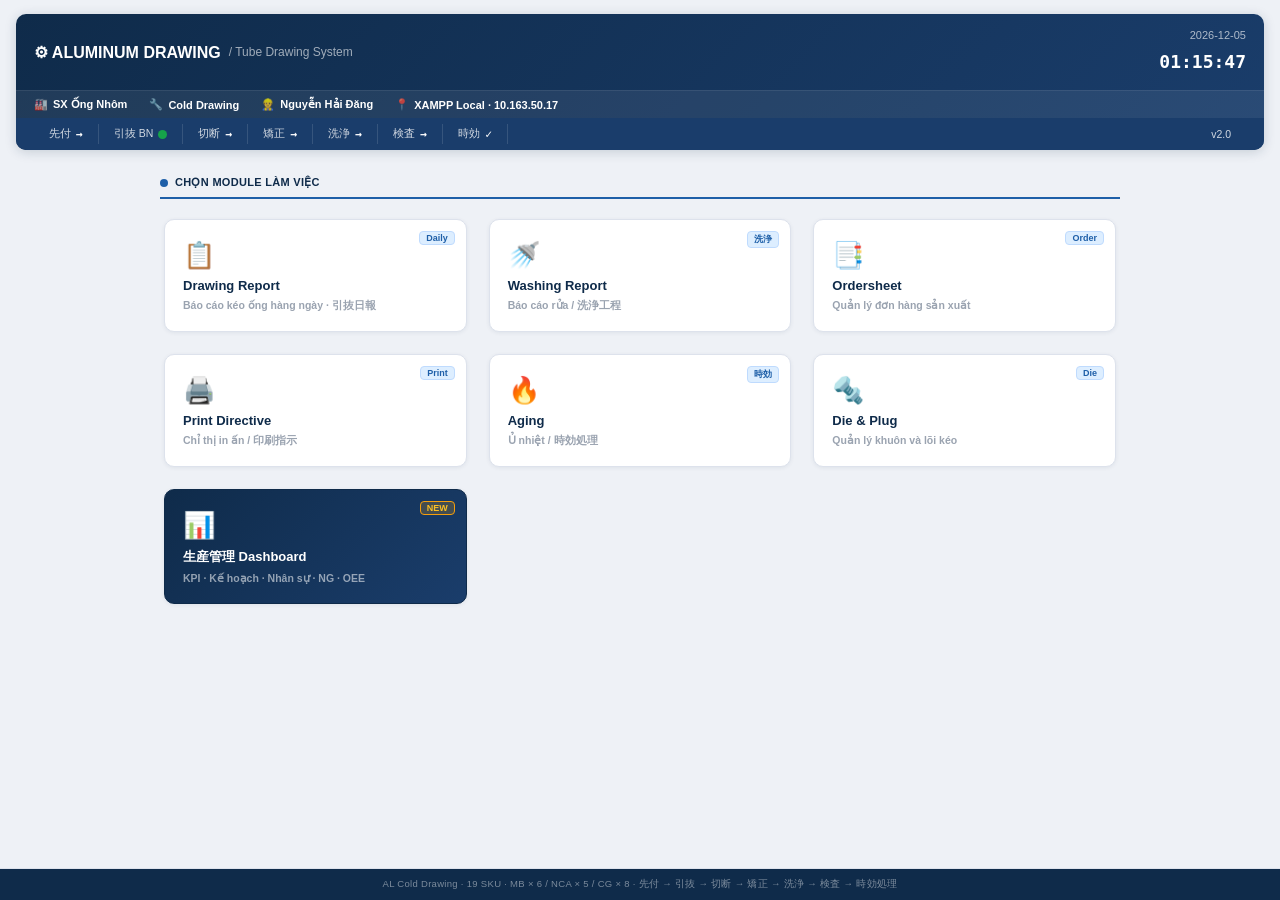
<file: index.html>
<!doctype html>
<html lang="vi">
	<head>
		<meta charset="utf-8" />
		<meta name="viewport" content="width=device-width, initial-scale=1" />
		<title>Tube Drawing — Home</title>
		<link rel="stylesheet" href="./Lib/main.css" />
		<link rel="stylesheet" href="./Lib/home.css" />
	</head>
	<body>
		<div class="app-shell">
			<!-- HEADER -->
			<div class="hdr">
				<div class="hdr-top">
					<h1>
						⚙ ALUMINUM DRAWING <span class="accent">/ Tube Drawing System</span>
					</h1>
					<div class="hdr-r">
						<div class="hdr-date" id="hdr_date"></div>
						<div class="hdr-clock" id="hdr_clock"></div>
					</div>
				</div>
				<div class="hdr-info">
					<span>🏭 <b>SX Ống Nhôm</b></span>
					<span>🔧 <b>Cold Drawing</b></span>
					<span>👷 <b>Nguyễn Hải Đăng</b></span>
					<span>📍 <b>XAMPP Local · 10.163.50.17</b></span>
				</div>
				<div class="status-bar">
					<div class="sb-item">
						<span>先付</span><span class="sb-v">→</span>
					</div>
					<div class="sb-item">
						<span>引抜 BN</span>
						<div class="andon"></div>
					</div>
					<div class="sb-item">
						<span>切断</span><span class="sb-v">→</span>
					</div>
					<div class="sb-item">
						<span>矯正</span><span class="sb-v">→</span>
					</div>
					<div class="sb-item">
						<span>洗浄</span><span class="sb-v">→</span>
					</div>
					<div class="sb-item">
						<span>検査</span><span class="sb-v">→</span>
					</div>
					<div class="sb-item">
						<span>時効</span><span class="sb-v">✓</span>
					</div>
					<div class="sb-item">v2.0</div>
				</div>
			</div>

			<!-- MAIN -->
			<main class="home-main">
				<div class="sec-lbl">
					<span class="dot"></span>
					Chọn module làm việc
				</div>

				<div class="nav-grid">
					<button class="nav-card" onclick="go('drawing')">
						<div class="nav-badge">Daily</div>
						<span class="nav-icon">📋</span>
						<span class="nav-name">Drawing Report</span>
						<span class="nav-desc">Báo cáo kéo ống hàng ngày · 引抜日報</span>
					</button>

					<button class="nav-card" onclick="go('washing')">
						<div class="nav-badge">洗浄</div>
						<span class="nav-icon">🚿</span>
						<span class="nav-name">Washing Report</span>
						<span class="nav-desc">Báo cáo rửa / 洗浄工程</span>
					</button>

					<button class="nav-card" onclick="go('ordersheet')">
						<div class="nav-badge">Order</div>
						<span class="nav-icon">📑</span>
						<span class="nav-name">Ordersheet</span>
						<span class="nav-desc">Quản lý đơn hàng sản xuất</span>
					</button>

					<button class="nav-card" onclick="go('print')">
						<div class="nav-badge">Print</div>
						<span class="nav-icon">🖨️</span>
						<span class="nav-name">Print Directive</span>
						<span class="nav-desc">Chỉ thị in ấn / 印刷指示</span>
					</button>

					<button class="nav-card" onclick="go('aging')">
						<div class="nav-badge">時効</div>
						<span class="nav-icon">🔥</span>
						<span class="nav-name">Aging</span>
						<span class="nav-desc">Ủ nhiệt / 時効処理</span>
					</button>

					<button class="nav-card" onclick="go('die_plug')">
						<div class="nav-badge">Die</div>
						<span class="nav-icon">🔩</span>
						<span class="nav-name">Die &amp; Plug</span>
						<span class="nav-desc">Quản lý khuôn và lõi kéo</span>
					</button>

					<button class="nav-card dash" onclick="go('dashboard')">
						<div class="nav-badge">NEW</div>
						<span class="nav-icon">📊</span>
						<span class="nav-name">生産管理 Dashboard</span>
						<span class="nav-desc">KPI · Kế hoạch · Nhân sự · NG · OEE</span>
					</button>
				</div>
			</main>

			<footer class="app-footer">
				AL Cold Drawing · 19 SKU · MB × 6 / NCA × 5 / CG × 8 · 先付 → 引抜 →
				切断 → 矯正 → 洗浄 → 検査 → 時効処理
			</footer>
		</div>

		<script>
			const ROUTES = {
				drawing: '/diereport/Tube_Drawing/DailyReport/',
				washing: '/diereport/Tube_Drawing/Washing/',
				ordersheet: '/diereport/Tube_Drawing/OrderSheet/',
				print: '/diereport/Tube_Drawing/PrintDirective/',
				aging: '/diereport/ex0.11/AgingV4.html',
				die_plug: '/diereport/Tube_Drawing/DiePlug/',
				dashboard: '/diereport/Tube_Drawing/DashBoard_New/DashBoard_New.html',
			};
			function go(id) {
				window.open(ROUTES[id]);
			}

			(function tick() {
				const n = new Date();
				document.getElementById('hdr_clock').textContent = n
					.toTimeString()
					.slice(0, 8);
				document.getElementById('hdr_date').textContent =
					n.getFullYear() +
					'-' +
					String(n.getMonth() + 1).padStart(2, '0') +
					'-' +
					String(n.getDate()).padStart(2, '0');
				setTimeout(tick, 1000);
			})();
		</script>
	</body>
</html>
</file>
<file: Lib/main.css>
/* ════════════════════════════════════════════════
   Lib/main.css — Global styles, Tube Drawing System
   v3.0 — Full-page, navy theme, fix label/input align
   Chỉ đổi style, KHÔNG đổi tag/id/class nào JS query
════════════════════════════════════════════════ */

* {
  font-family: "Segoe UI", "Yu Gothic", YuGothic, Meiryo, sans-serif;
  box-sizing: border-box;
}

:root{
  --navy:#0f2b4a;
  --navy-2:#1a3d6b;
  --blue:#1e5fa8;
  --blue-l:#e8f0fb;
  --bg:#eef1f6;
  --bdr:#dde2ec;
  --t2:#4a5568;
  --t3:#9aa3b0;
  --grn:#16a34a; --grn-l:#f0fdf4;
  --amb:#d97706; --amb-l:#fffbeb;
  --red:#dc2626; --red-l:#fef2f2;
  --shd:0 1px 4px rgba(15,43,74,.08);
  --r:8px;
  --mono:'Consolas','Courier New',monospace;
}

/* ── BODY — full page, không giới hạn 800x600 ── */
html, body {
  margin: 0;
  border: none;
  height: 100%;
  width: 100%;
}
body {
  display: flex;
  flex-direction: column;
  background: var(--bg);
  color: #1a1a1a;
  min-height: 100vh;
  overflow-y: auto;
}

/* ── HEADER ── */
header {
  display: flex;
  flex-direction: row;
  justify-content: space-between;
  align-items: center;
  height: auto;
  min-height: 46px;
  padding: 0 18px;
  background: linear-gradient(135deg, var(--navy) 0%, var(--navy-2) 100%);
  color: #fff;
  font-weight: 700;
  font-size: 14px;
  letter-spacing: .2px;
  border-bottom: none;
  box-shadow: 0 2px 8px rgba(15,43,74,.2);
  flex-shrink: 0;
}
header > div:nth-child(1), header > div:nth-child(5) { width: auto; }
header > div:nth-child(2), header > div:nth-child(4) {
  width: auto; display: flex; align-items: center; gap: 10px;
}
header > div:nth-child(3) { display: flex; align-items: center; gap: 8px; }

#machine_status { font-weight: 600; cursor: pointer; color: #fff; }
.machine_number { width: auto; color: rgba(255,255,255,.7); font-size: 11px; }
.machine_status {
  width: 76px; height: 26px; border-radius: 5px;
  border: 1px solid rgba(255,255,255,.3) !important;
  background: rgba(255,255,255,.1); color: #fff;
}
#number1_status, #number2_status {
  border: 1px solid rgba(255,255,255,.3) !important;
  border-radius: 5px; background: rgba(255,255,255,.1); color: #fff;
}

/* ── FOOTER ── */
footer {
  width: 100%; height: auto; flex-shrink: 0;
  padding: 6px 14px; font-size: 10.5px; color: var(--t3);
  text-align: center; border-top: 1px solid var(--bdr); background: #fff;
}

/* ── MAIN WRAPPER ── */
.main__wrapper {
  display: flex; flex: 1; flex-direction: row; flex-wrap: wrap;
  font-size: 12px; padding: 16px; text-align: center;
  gap: 14px; align-items: flex-start;
}

/* ── BUTTONS ── */
button {
  width: auto; height: auto; min-width: 70px;
  display: inline-block; position: relative;
  padding: 7px 18px; margin: 4px;
  text-align: center; text-decoration: none;
  color: #fff; background: var(--blue);
  border: none; border-radius: var(--r);
  font-size: 12px; font-weight: 600; cursor: pointer;
  transition: background .18s, transform .1s, box-shadow .18s;
  box-shadow: var(--shd);
}
button:hover {
  background: var(--navy); transform: translateY(-1px);
  box-shadow: 0 3px 10px rgba(15,43,74,.2);
}
button:active { transform: translateY(0); }
button:disabled {
  background: #d7d7e9; color: #9aa3b0;
  transform: none; box-shadow: none; cursor: default;
}
dialog button { height: auto; padding: 9px 22px; }
dialog {
  border: none; border-radius: 10px;
  box-shadow: 0 8px 28px rgba(15,43,74,.25); padding: 18px;
}

/* ── TABLES — base (overridden per-page in index.css) ── */
table { border-collapse: collapse; cursor: pointer; border-radius: var(--r); overflow: hidden; }
thead, tbody { display: block; }
tbody { overflow-y: auto; font-size: 11.5px; }
thead td, thead th {
  background-color: var(--blue);
  border: solid 1px rgba(255,255,255,.2);
  color: white; text-align: center;
  font-size: 11px; font-weight: 600; padding: 6px 8px;
}
tbody td {
  border: solid 1px #f0f2f6; font-size: 11.5px;
  font-weight: normal; padding: 5px 8px; background: #fff;
}
tbody tr.selected-record { background-color: var(--blue-l); }
tbody tr.selected-record td { background-color: var(--blue-l); }
tbody tr:hover td { background: #f5f8fc; }

/* ── STATUS COLOR CLASSES ── */
.no-input { background-color: var(--amb-l) !important; }
.complete-input { background-color: var(--grn-l) !important; }
table tbody tr.hide { display: none; }
input:disabled { background-color: #ececec; color: #9aa3b0; }

/* ── INPUT BLOCK (label+input combo) ── */
.input-block__outer {
  height: auto; width: auto;
  display: flex; flex-direction: row; align-items: center; justify-content: center;
  gap: 0; border-radius: var(--r); overflow: hidden; box-shadow: var(--shd);
}
.input__title {
  display: flex; align-items: center; height: 30px; width: auto;
  padding: 0 10px; background-color: var(--navy); color: white;
  font-size: 11.5px; font-weight: 600; white-space: nowrap;
}

/* ── INPUTS / SELECTS — fix vertical align ── */
input {
  width: 76px; height: 28px;
  border: 1px solid var(--bdr); border-radius: 5px;
  text-align: right; padding: 0 7px; font-size: 11.5px;
  transition: border-color .15s, box-shadow .15s;
  vertical-align: middle;
}
input:focus {
  outline: none; border-color: var(--blue);
  box-shadow: 0 0 0 2px rgba(30,95,168,.18);
}
input[type="date"], input[type="time"] { text-align: center; }
input[type="file"] { width: auto; text-align: left; }

select {
  width: 128px; height: 30px;
  border: 1px solid var(--bdr); border-radius: 5px;
  font-size: 11.5px; background: #fff; cursor: pointer;
  vertical-align: middle;
}
select:focus {
  outline: none; border-color: var(--blue);
  box-shadow: 0 0 0 2px rgba(30,95,168,.18);
}

/* ── NEW: badge cho is_manual override (admin edit) ── */
.manual-badge {
  display: inline-block;
  background: var(--amb-l); color: var(--amb);
  border: 1px solid #fde5a3;
  border-radius: 4px; padding: 1px 6px;
  font-size: 9px; font-weight: 700; margin-left: 4px;
}

/* ── NEW: editable cell trong summary table (admin) ── */
.editable-qty {
  background: #fffbeb !important;
  border: 1px dashed var(--amb) !important;
  cursor: text !important;
  width: 56px !important;
  text-align: center !important;
}

/* ════════════════════════════════════════════════
   PATCH v3 — CSS cho 5 cải tiến UI/UX
════════════════════════════════════════════════ */

/* ── 1. Highlight dòng NG > 0 ── */
#summary__table tbody tr.row-has-ng td {
  background-color: var(--red-l) !important;
}
#summary__table tbody tr.row-has-ng:hover td {
  background-color: #fde2e1 !important;
}

/* ── 3. KPI BAR ── */
#kpi_bar {
  display: flex;
  flex-wrap: wrap;
  gap: 10px;
  padding: 12px 18px 0;
  max-width: 1400px;
  margin: 0 auto;
  width: 100%;
}
.kpi-chip {
  background: #fff;
  border: 1px solid var(--bdr);
  border-radius: 10px;
  padding: 8px 16px;
  display: flex;
  flex-direction: column;
  gap: 2px;
  box-shadow: var(--shd);
  min-width: 130px;
  flex: 1;
}
.kpi-label { font-size: 10px; color: var(--t3); font-weight: 600; }
.kpi-val { font-family: var(--mono); font-size: 18px; font-weight: 700; color: var(--navy); }
.kpi-chip.kpi-warn { background: var(--amb-l); border-color: #fde5a3; }
.kpi-chip.kpi-warn .kpi-val { color: var(--amb); }
.kpi-chip.kpi-ok { background: var(--grn-l); border-color: #b7dfbe; }
.kpi-chip.kpi-ok .kpi-val { color: var(--grn); }

/* ── 4. Loading overlay ── */
#loading_overlay {
  font-family: inherit;
}

/* ════════════════════════════════════════════════
   PATCH v4 — CSS bảng chọn lô ép tự động
════════════════════════════════════════════════ */
#press_options_wrapper {
  background: #fff;
  border: 1px solid var(--bdr);
  border-radius: 10px;
  padding: 10px;
  box-shadow: var(--shd);
  max-height: 260px;
  min-width: 100%;
  overflow-y: auto;
  overflow-x: auto;
}
#press_options_table { width: 100%; font-size: 11.5px; min-width: 420px; }
#press_options_table thead th {
  background: var(--navy);
  color: #fff;
  font-size: 10.5px;
  padding: 7px 10px;
  position: sticky;
  top: 0;
  z-index: 2;
}
#press_options_table tbody td { padding: 7px 10px; }
#press_options_table tbody tr {
  cursor: pointer;
  transition: background .12s;
}
#press_options_table tbody tr:hover td { background: var(--blue-l); }
#press_options_table tbody tr.selected-record td { background: #c7ddf7 !important; }
#press_options_table tbody tr.row-out-of-stock td {
  background: #f5f5f5 !important;
  color: #b0b0b0;
  cursor: not-allowed;
}
#press_options_table .qty-ok { color: var(--grn); font-weight: 700; }
#press_options_table .qty-empty { color: var(--red); font-weight: 700; }

/* ════════════════════════════════════════════════
   PATCH v6/7/8 — CSS Autocomplete + Lang switch + Validate
════════════════════════════════════════════════ */

/* ── AUTOCOMPLETE DROPDOWN ── */
.ac-wrapper { position: relative; display: inline-block; }
.ac-dropdown {
  display: none;
  position: absolute;
  top: 100%; left: 0;
  background: #fff;
  border: 1px solid var(--bdr);
  border-radius: 6px;
  box-shadow: var(--shd);
  max-height: 180px;
  overflow-y: auto;
  z-index: 50;
  min-width: 160px;
}
.ac-item {
  padding: 5px 10px;
  font-size: 11px;
  cursor: pointer;
  border-bottom: 1px solid var(--bdr);
  white-space: nowrap;
}
.ac-item:last-child { border-bottom: none; }
.ac-item:hover { background: var(--blue-l); color: var(--navy); }

/* ── LANGUAGE SWITCH ── */
.lang-switch-btn {
  background: rgba(255,255,255,.1);
  color: #fff;
  border: 1px solid rgba(255,255,255,.25);
  border-radius: 4px;
  cursor: pointer;
  transition: background .15s;
}
.lang-switch-btn:hover { background: rgba(255,255,255,.22); }
.lang-switch-btn.act {
  background: #f59e0b;
  color: #0f2b4a;
  border-color: #f59e0b;
  font-weight: 700;
}

/* ── VALIDATE: nút update disabled khi chưa đổi gì ── */
#update__button:disabled {
  background: #d7d7e9 !important;
  color: #9aa3b0 !important;
  cursor: not-allowed !important;
}
</file>
<file: Lib/home.css>
/* ════════════════════════════════════════════════
   Lib/home.css — Homepage specific (v11 matched)
════════════════════════════════════════════════ */

.app-shell {
  min-height: 100vh;
  display: flex;
  flex-direction: column;
  background: var(--bg, #eef1f6);
  font-family: 'Segoe UI', system-ui, Arial, sans-serif;
}

/* ── HEADER — match Dashboard v11 .hdr ── */
.hdr {
  background: linear-gradient(135deg, #0f2b4a 0%, #1a3d6b 100%);
  color: #fff;
  margin: 14px 16px 0;
  border-radius: 10px;
  overflow: hidden;
  box-shadow: 0 2px 12px rgba(15,43,74,.18);
}
.hdr-top {
  display: flex; justify-content: space-between; align-items: center;
  padding: 12px 18px;
}
.hdr-top h1 {
  font-size: 16px; font-weight: 700;
  display: flex; align-items: center; gap: 8px;
}
.hdr-top h1 .accent { font-weight: 400; opacity: .6; font-size: 12px; }
.hdr-r { text-align: right; font-size: 11px; line-height: 1.8; }
.hdr-clock { font-family: 'Consolas', monospace; font-size: 18px; font-weight: 700; color: #fff; }
.hdr-date { color: rgba(255,255,255,.65); font-size: 11px; }

.hdr-info {
  background: rgba(255,255,255,.07);
  padding: 7px 18px;
  display: flex; gap: 22px; flex-wrap: wrap;
  font-size: 11px;
  border-top: 1px solid rgba(255,255,255,.08);
}
.hdr-info span { display: flex; align-items: center; gap: 5px; color: rgba(255,255,255,.75); }
.hdr-info b { color: #fff; }

/* ── STATUS BAR ── */
.status-bar {
  background: #1a3d6b;
  padding: 6px 18px;
  display: flex; gap: 0;
  font-size: 10.5px;
  color: rgba(255,255,255,.8);
}
.sb-item { padding: 3px 15px; display: flex; align-items: center; gap: 5px; border-right: 1px solid rgba(255,255,255,.12); }
.sb-item:last-child { border-right: none; margin-left: auto; }
.sb-v { color: #fff; font-weight: 700; font-family: 'Consolas', monospace; font-size: 11.5px; }
.andon {
  width: 9px; height: 9px; border-radius: 50%;
  background: #16a34a; animation: pulseHome 2s infinite; flex-shrink: 0;
}
@keyframes pulseHome { 0%,100%{opacity:1} 50%{opacity:.3} }

/* ── MAIN ── */
.home-main {
  flex: 1;
  max-width: 1000px;
  margin: 0 auto;
  padding: 26px 20px;
  width: 100%;
}
.sec-lbl {
  font-size: 11px; font-weight: 700;
  color: #0f2b4a;
  padding-bottom: 8px; margin-bottom: 16px;
  border-bottom: 2px solid #1e5fa8;
  display: flex; align-items: center; gap: 7px;
  letter-spacing: .3px; text-transform: uppercase;
}
.sec-lbl .dot {
  width: 8px; height: 8px; border-radius: 50%;
  background: #1e5fa8; flex-shrink: 0; display: inline-block;
}

/* ── NAV GRID ── */
.nav-grid {
  display: grid;
  grid-template-columns: repeat(3, 1fr);
  gap: 14px;
}

/* ── NAV CARD ── */
.nav-card {
  background: #fff;
  border: 1px solid #dde2ec;
  border-radius: 10px;
  padding: 20px 18px 18px;
  cursor: pointer;
  box-shadow: 0 1px 4px rgba(15,43,74,.07);
  transition: box-shadow .18s, transform .15s, border-color .15s;
  display: flex; flex-direction: column; align-items: flex-start; gap: 5px;
  position: relative; overflow: hidden;
  text-align: left;
}
.nav-card::after {
  content: '';
  position: absolute; top: 0; left: 0; right: 0; height: 3px;
  background: #1e5fa8;
  transform: scaleX(0); transform-origin: left;
  transition: transform .2s ease;
}
.nav-card:hover {
  box-shadow: 0 4px 16px rgba(15,43,74,.14);
  transform: translateY(-2px);
  border-color: #1e5fa8;
}
.nav-card:hover::after { transform: scaleX(1); }
.nav-card:active { transform: translateY(0); }

.nav-icon { font-size: 26px; margin-bottom: 2px; }
.nav-name { font-size: 13px; font-weight: 700; color: #0f2b4a; }
.nav-desc { font-size: 10.5px; color: #9aa3b0; line-height: 1.4; }
.nav-badge {
  position: absolute; top: 11px; right: 11px;
  background: #ddeeff; color: #1e5fa8;
  border: 1px solid #bfdbfe;
  border-radius: 4px; padding: 1px 6px;
  font-size: 9px; font-weight: 700;
}

/* ── DASHBOARD CARD SPECIAL ── */
.nav-card.dash {
  background: linear-gradient(135deg, #0f2b4a 0%, #1a3d6b 100%);
  border-color: #0f2b4a;
}
.nav-card.dash .nav-name { color: #fff; }
.nav-card.dash .nav-desc { color: rgba(255,255,255,.55); }
.nav-card.dash::after { background: #f59e0b; }
.nav-card.dash:hover { border-color: #f59e0b; }
.nav-card.dash .nav-badge { background: rgba(245,158,11,.2); color: #fbbf24; border-color: #f59e0b; }

/* ── FOOTER ── */
.app-footer {
  background: #0f2b4a;
  color: rgba(255,255,255,.45);
  text-align: center;
  padding: 9px;
  font-size: 9.5px;
  letter-spacing: .3px;
  margin-top: auto;
}

/* ── RESPONSIVE ── */
@media (max-width: 720px) {
  .nav-grid { grid-template-columns: repeat(2, 1fr); }
  .home-main { padding: 16px 12px; }
  .status-bar { overflow-x: auto; }
}
</file>
